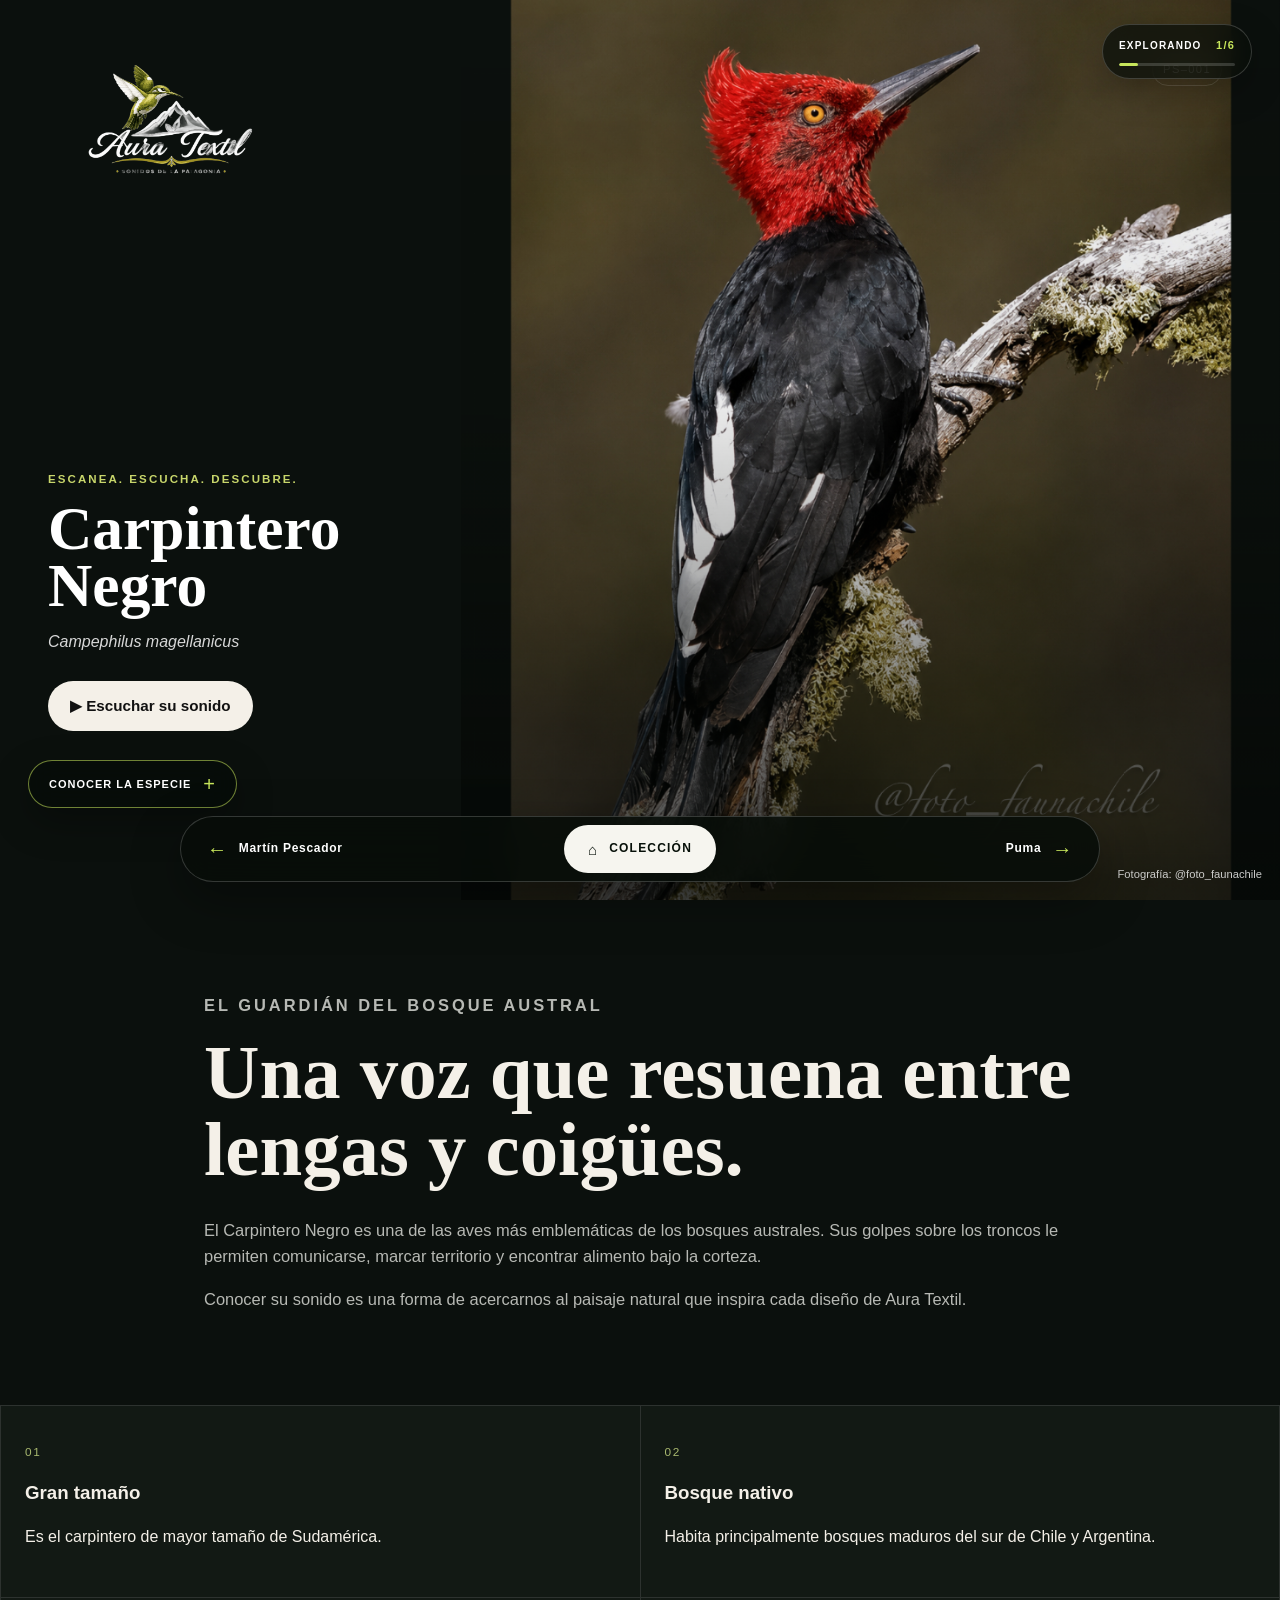
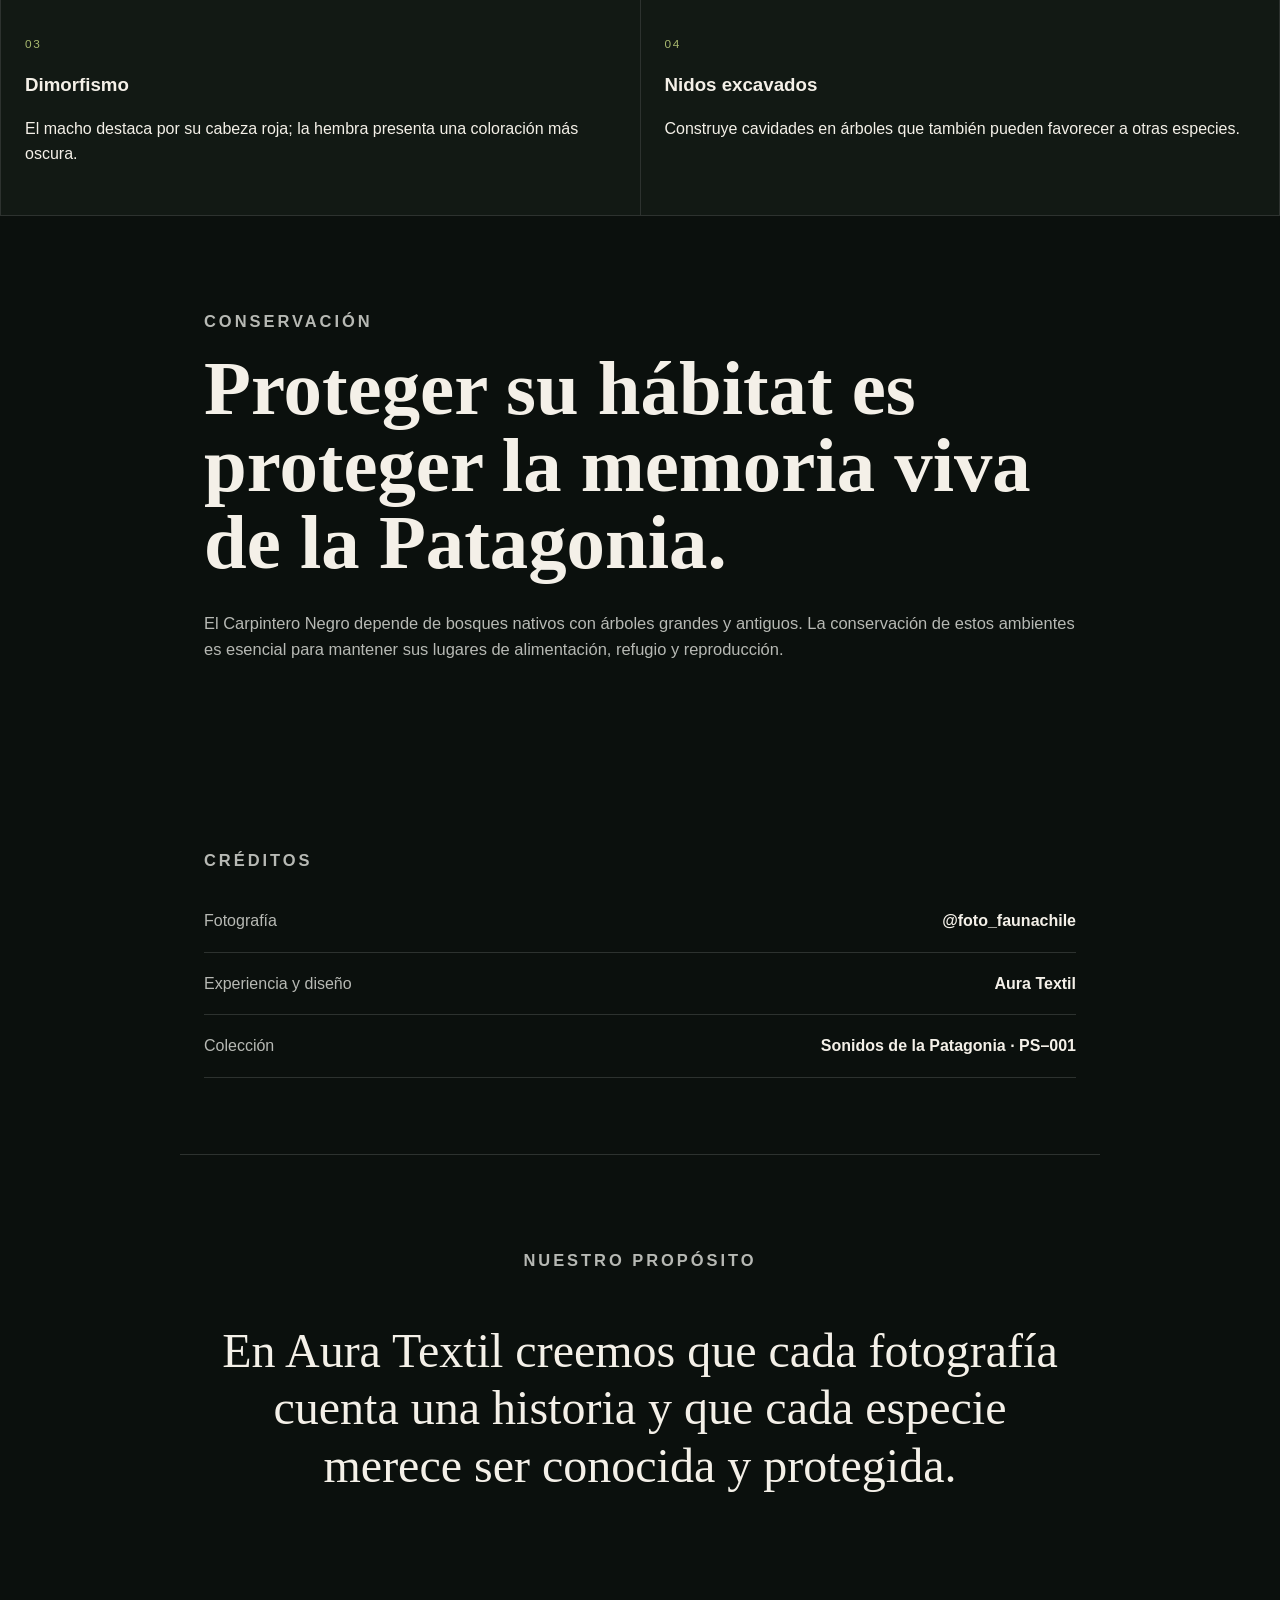
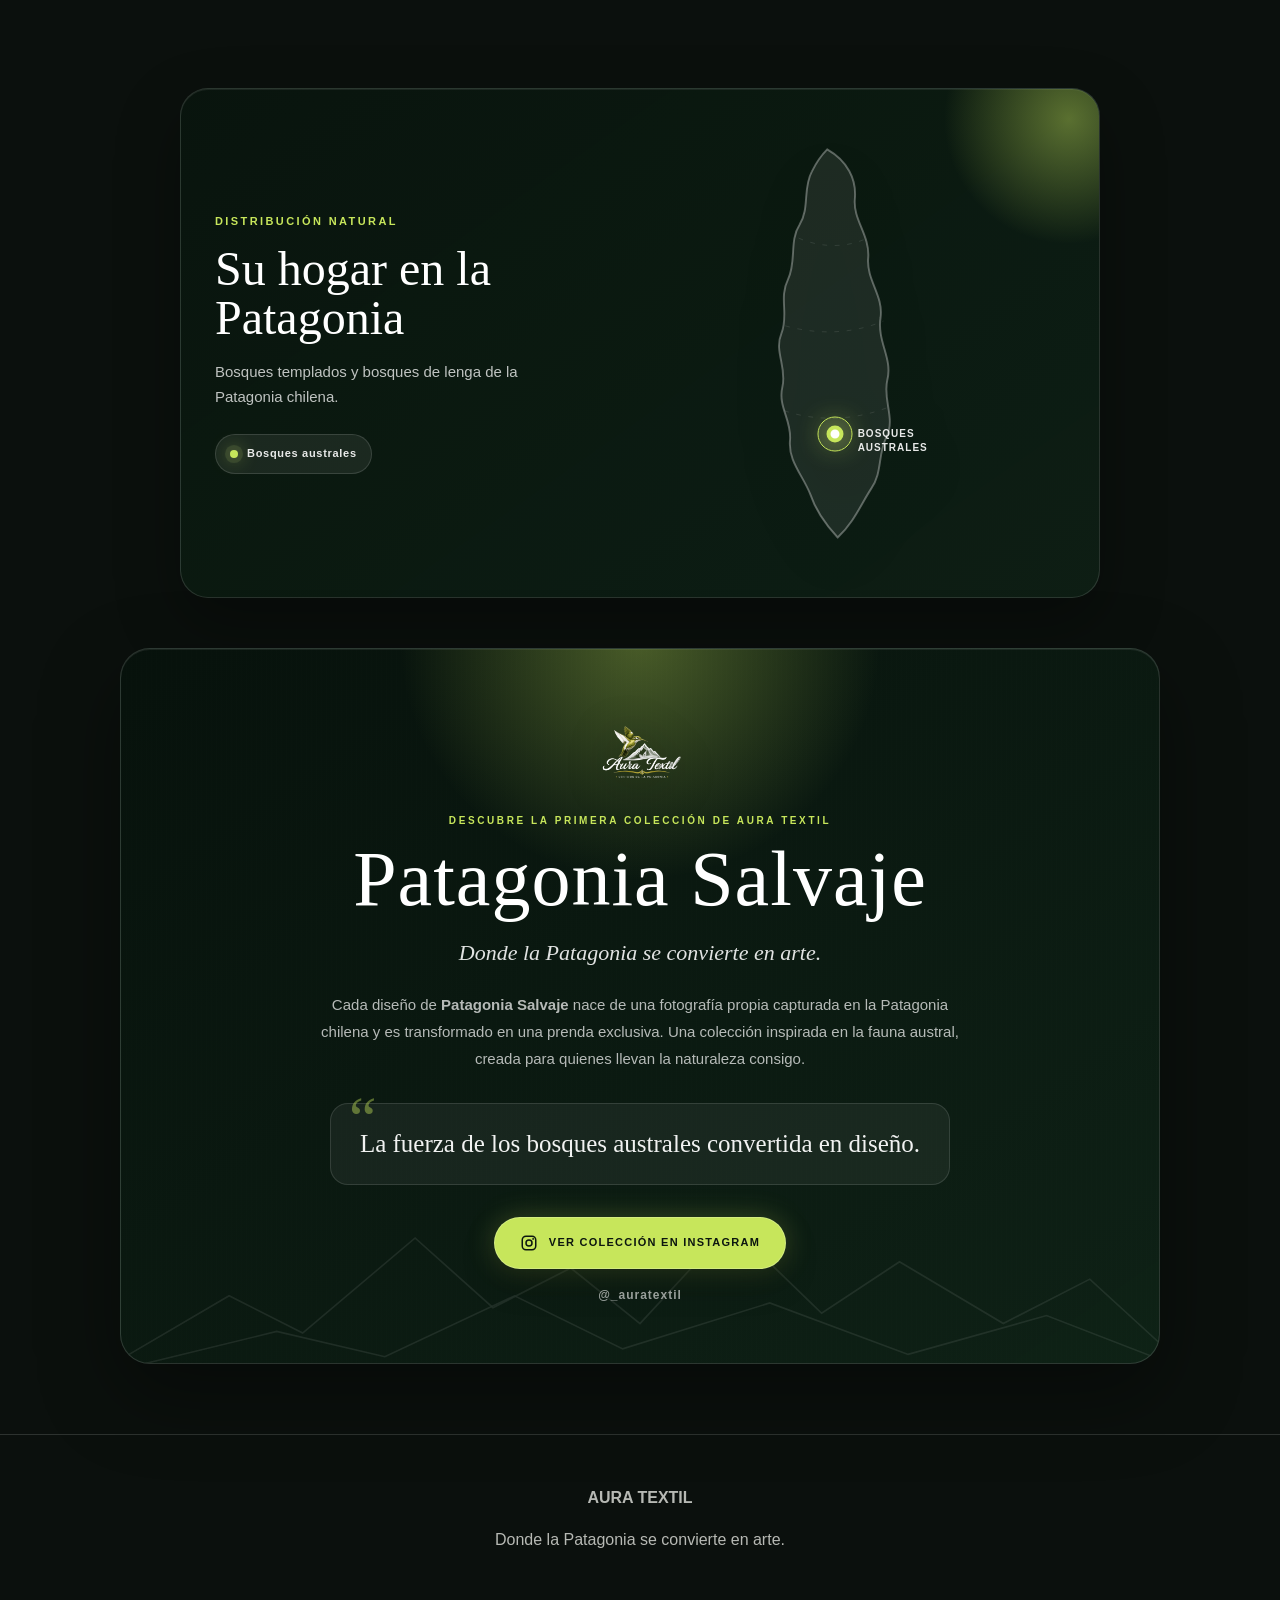
<file: carpintero-negro/index.html>
<!doctype html>
<html lang="es">
<head>
  <meta charset="utf-8">
  <meta name="viewport" content="width=device-width, initial-scale=1">
  <meta name="theme-color" content="#0b100d">
  <meta name="description" content="Patagonia Sonora de Aura Textil: conoce y escucha al Carpintero Negro.">
  <title>Carpintero Negro | Aura Textil</title>
  <link rel="stylesheet" href="../styles.css">
</head>
<body>
  <header class="topbar">
      <img src="../logo.png" alt="Aura Textil" class="logo">
      <div class="edition">PS–001</div>
  </header>

  <main>
    <section class="hero">
      <div class="hero-content">
        <p class="eyebrow">ESCANEA. ESCUCHA. DESCUBRE.</p>
        <h1>Carpintero<br>Negro</h1>
        <p class="scientific"><em>Campephilus magellanicus</em></p>

        <button id="playBtn" type="button" aria-label="Reproducir sonido del Carpintero Negro">
          ▶ Escuchar su sonido
        </button>

        <audio id="audio" preload="metadata">
          <source src="../carpintero-negro.mp3" type="audio/mpeg">
          Tu navegador no permite reproducir audio.
        </audio>
      </div>

      <div class="photo-credit">Fotografía: @foto_faunachile</div>
    </section>

    <section class="section">
      <p class="kicker">EL GUARDIÁN DEL BOSQUE AUSTRAL</p>
      <h2>Una voz que resuena entre lengas y coigües.</h2>
      <p>
        El Carpintero Negro es una de las aves más emblemáticas de los bosques australes.
        Sus golpes sobre los troncos le permiten comunicarse, marcar territorio y encontrar
        alimento bajo la corteza.
      </p>
      <p>
        Conocer su sonido es una forma de acercarnos al paisaje natural que inspira cada
        diseño de Aura Textil.
      </p>
    </section>

    <section class="facts">
      <article>
        <span>01</span>
        <h3>Gran tamaño</h3>
        <p>Es el carpintero de mayor tamaño de Sudamérica.</p>
      </article>
      <article>
        <span>02</span>
        <h3>Bosque nativo</h3>
        <p>Habita principalmente bosques maduros del sur de Chile y Argentina.</p>
      </article>
      <article>
        <span>03</span>
        <h3>Dimorfismo</h3>
        <p>El macho destaca por su cabeza roja; la hembra presenta una coloración más oscura.</p>
      </article>
      <article>
        <span>04</span>
        <h3>Nidos excavados</h3>
        <p>Construye cavidades en árboles que también pueden favorecer a otras especies.</p>
      </article>
    </section>

    <section class="section">
      <p class="kicker">CONSERVACIÓN</p>
      <h2>Proteger su hábitat es proteger la memoria viva de la Patagonia.</h2>
      <p>
        El Carpintero Negro depende de bosques nativos con árboles grandes y antiguos.
        La conservación de estos ambientes es esencial para mantener sus lugares de
        alimentación, refugio y reproducción.
      </p>
    </section>

    <section class="section credits">
      <p class="kicker">CRÉDITOS</p>
      <div class="row"><span>Fotografía</span><strong>@foto_faunachile</strong></div>
      <div class="row"><span>Experiencia y diseño</span><strong>Aura Textil</strong></div>
      <div class="row"><span>Colección</span><strong>Sonidos de la Patagonia · PS–001</strong></div>
    </section>

    <section class="section purpose">
      <p class="kicker">NUESTRO PROPÓSITO</p>
      <p class="purpose-text">
        En Aura Textil creemos que cada fotografía cuenta una historia y que cada especie
        merece ser conocida y protegida.
      </p>
    </section>
  </main>

  <footer>
    <strong>AURA TEXTIL</strong>
    <p>Donde la Patagonia se convierte en arte.</p>
  </footer>

  <script src="../script.js"></script>
</body>
</html>
</file>
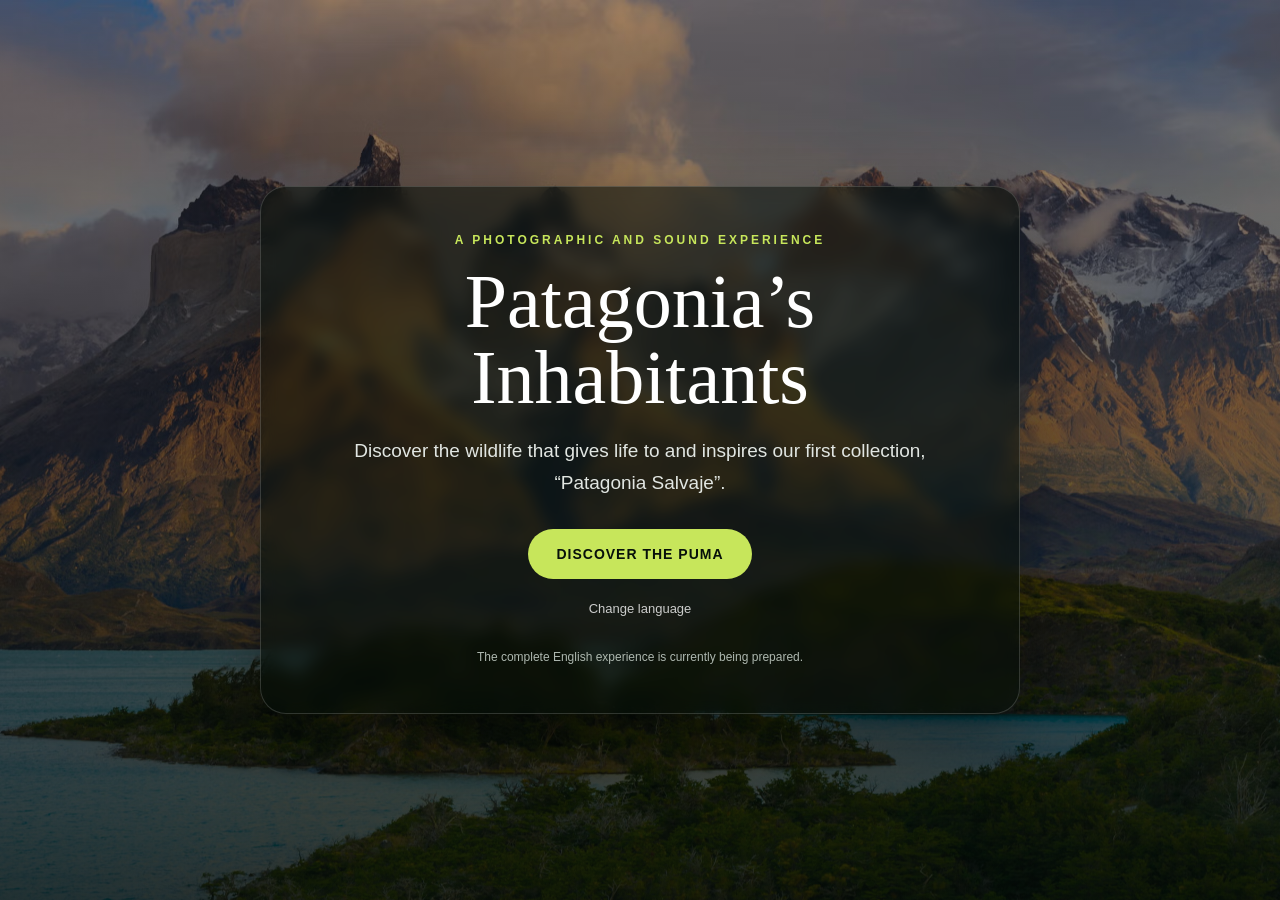
<file: en/index.html>
<!DOCTYPE html>
<html lang="en">
<head>
  <meta charset="UTF-8">
  <meta name="viewport" content="width=device-width, initial-scale=1.0">

  <title>Patagonia’s Inhabitants | Aura Textil</title>

  <meta
    name="description"
    content="Discover the wildlife that gives life to and inspires our first collection, Patagonia Salvaje."
  >

  <style>
    * {
      box-sizing: border-box;
      margin: 0;
      padding: 0;
    }

    html {
      scroll-behavior: smooth;
    }

    body {
      min-height: 100svh;
      font-family: Arial, sans-serif;
      color: #ffffff;
      background:
        linear-gradient(
          rgba(3, 10, 6, 0.35),
          rgba(3, 10, 6, 0.82)
        ),
        url("../patagonia-hero.jpg") center / cover no-repeat fixed;
    }

    .hero {
      min-height: 100svh;
      display: flex;
      align-items: center;
      justify-content: center;
      padding: 32px 24px;
      text-align: center;
    }

    .hero-content {
      width: min(100%, 760px);
      padding: 46px 28px;
      background: rgba(4, 13, 8, 0.55);
      border: 1px solid rgba(255, 255, 255, 0.16);
      border-radius: 26px;
      backdrop-filter: blur(8px);
      box-shadow: 0 24px 70px rgba(0, 0, 0, 0.35);
    }

    .eyebrow {
      margin-bottom: 16px;
      color: #c7e65b;
      font-size: 12px;
      font-weight: 700;
      letter-spacing: 3px;
      text-transform: uppercase;
    }

    h1 {
      margin-bottom: 20px;
      font-family: Georgia, serif;
      font-size: clamp(42px, 9vw, 76px);
      font-weight: 400;
      line-height: 1;
    }

    .description {
      max-width: 620px;
      margin: 0 auto 30px;
      color: #e1e6e2;
      font-size: clamp(16px, 3vw, 19px);
      line-height: 1.7;
    }

    .button {
      display: inline-block;
      padding: 17px 28px;
      color: #07100a;
      background: #c7e65b;
      border-radius: 999px;
      font-size: 14px;
      font-weight: 800;
      letter-spacing: 1px;
      text-decoration: none;
      text-transform: uppercase;
      transition: transform 0.25s ease, background 0.25s ease;
    }

    .button:hover {
      background: #ffffff;
      transform: translateY(-2px);
    }

    .language-link {
      display: block;
      width: fit-content;
      margin: 22px auto 0;
      color: rgba(255, 255, 255, 0.78);
      font-size: 13px;
      text-decoration: none;
    }

    .language-link:hover {
      color: #ffffff;
    }

    .status {
      margin-top: 32px;
      color: #aeb8b0;
      font-size: 12px;
      line-height: 1.6;
    }
  </style>
</head>

<body>

  <main class="hero">
    <div class="hero-content">

      <p class="eyebrow">
        A photographic and sound experience
      </p>

      <h1>
        Patagonia’s Inhabitants
      </h1>

      <p class="description">
        Discover the wildlife that gives life to and inspires our first
        collection, “Patagonia Salvaje”.
      </p>

      <a href="../puma/" class="button">
        Discover the puma
      </a>

      <a href="../idioma.html" class="language-link">
        Change language
      </a>

      <p class="status">
        The complete English experience is currently being prepared.
      </p>

    </div>
  </main>

</body>
</html>
</file>
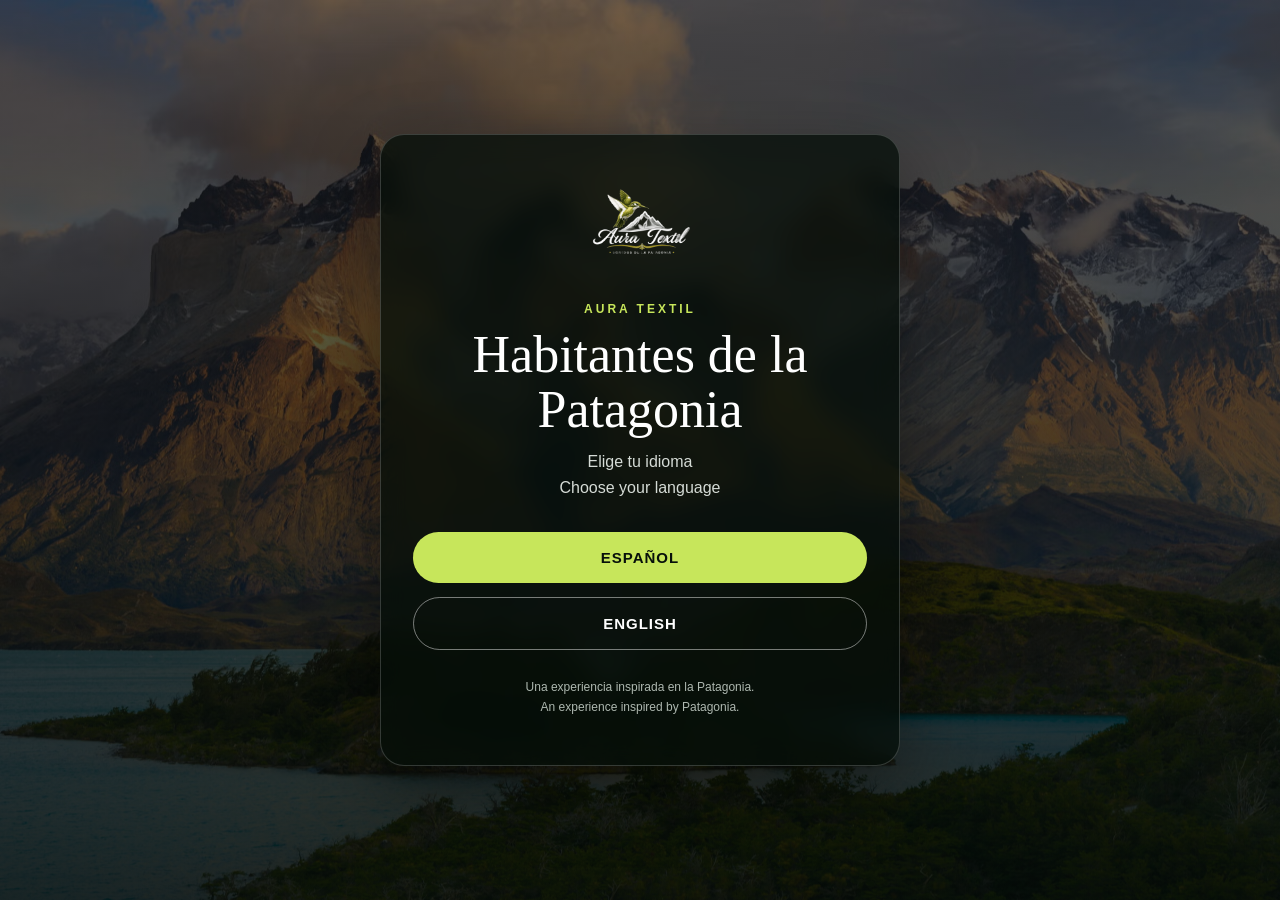
<file: idioma.html>
<!DOCTYPE html>
<html lang="es">
<head>
  <meta charset="UTF-8">
  <meta name="viewport" content="width=device-width, initial-scale=1.0">

  <title>Elige tu idioma | Aura Textil</title>

  <style>
    * {
      box-sizing: border-box;
      margin: 0;
      padding: 0;
    }

    body {
      min-height: 100svh;
      font-family: Arial, sans-serif;
      color: #ffffff;
      background:
        linear-gradient(
          rgba(4, 10, 7, 0.55),
          rgba(4, 10, 7, 0.88)
        ),
        url("patagonia-hero.jpg") center / cover no-repeat;
      display: flex;
      align-items: center;
      justify-content: center;
      padding: 24px;
    }

    .language-card {
      width: min(100%, 520px);
      padding: 48px 32px;
      text-align: center;
      background: rgba(5, 14, 9, 0.76);
      border: 1px solid rgba(255, 255, 255, 0.18);
      border-radius: 24px;
      backdrop-filter: blur(12px);
      box-shadow: 0 24px 70px rgba(0, 0, 0, 0.4);
    }

    .logo {
      width: 130px;
      max-height: 110px;
      object-fit: contain;
      margin-bottom: 28px;
    }

    .eyebrow {
      margin-bottom: 12px;
      color: #c7e65b;
      font-size: 12px;
      font-weight: 700;
      letter-spacing: 3px;
      text-transform: uppercase;
    }

    h1 {
      margin-bottom: 12px;
      font-family: Georgia, serif;
      font-size: clamp(34px, 7vw, 52px);
      font-weight: 400;
      line-height: 1.05;
    }

    .instruction {
      margin-bottom: 32px;
      color: #d5dbd6;
      font-size: 16px;
      line-height: 1.6;
    }

    .language-buttons {
      display: grid;
      gap: 14px;
    }

    .language-button {
      display: block;
      padding: 17px 20px;
      color: #07100a;
      background: #c7e65b;
      border-radius: 999px;
      font-size: 15px;
      font-weight: 800;
      letter-spacing: 1px;
      text-decoration: none;
      text-transform: uppercase;
      transition: transform 0.25s ease, background 0.25s ease;
    }

    .language-button:hover {
      background: #ffffff;
      transform: translateY(-2px);
    }

    .language-button.secondary {
      color: #ffffff;
      background: transparent;
      border: 1px solid rgba(255, 255, 255, 0.45);
    }

    .language-button.secondary:hover {
      color: #07100a;
      background: #ffffff;
    }

    .footer-text {
      margin-top: 28px;
      color: #aeb8b0;
      font-size: 12px;
      line-height: 1.6;
    }
  </style>
</head>

<body>

  <main class="language-card">

    <img
      src="logo.png"
      alt="Aura Textil"
      class="logo"
    >

    <p class="eyebrow">
      Aura Textil
    </p>

    <h1>
      Habitantes de la Patagonia
    </h1>

    <p class="instruction">
      Elige tu idioma<br>
      Choose your language
    </p>

    <div class="language-buttons">

      <a href="index.html" class="language-button">
        Español
      </a>

      <a href="en/index.html" class="language-button secondary">
        English
      </a>

    </div>

    <p class="footer-text">
      Una experiencia inspirada en la Patagonia.<br>
      An experience inspired by Patagonia.
    </p>

  </main>

</body>
</html>
</file>
<file: styles.css>
:root {
  --bg: #0b100d;
  --panel: #121914;
  --text: #f4f0e8;
  --muted: #b7b9b4;
  --accent: #a8b86f;
  --line: rgba(255,255,255,.14);
}
* { box-sizing: border-box; }
html { scroll-behavior: smooth; }
body {
  margin: 0;
  background: var(--bg);
  color: var(--text);
  font-family: Arial, Helvetica, sans-serif;
  line-height: 1.6;
}
.topbar {
  position: absolute;
  top: 18px;
  left: 22px;
  right: 22px;
  z-index: 20;
  display: flex;
  align-items: flex-start;
  justify-content: space-between;
  pointer-events: none;
}
.brand {
  font-weight: 700;
  letter-spacing: .16em;
  font-size: .82rem;
}
.subbrand {
  color: var(--muted);
  font-size: .58rem;
  letter-spacing: .18em;
  margin-top: 4px;
}
.edition {
  border: 1px solid var(--line);
  border-radius: 999px;
  padding: 6px 10px;
  font-size: .7rem;
  letter-spacing: .12em;
}
.hero {
  min-height: 100vh;
  position: relative;
  display: flex;
  align-items: flex-end;
  overflow: hidden;
}
.hero::before {
  content: "";
  position: absolute;
  inset: 0;
  background:
    linear-gradient(
      to top, 
      rgba(4,7,5,.98) 2%
      rgba(4,7,5,.35) 55%
      rgba(4,7,5,.08)
    ),
    url("carpintero-negro.jpg") center 58% / cover no-repeat;
}
  @media (min-width: 900px) {
  .hero::before {
    left: 36%;
    width: 64%;
    background:
      linear-gradient(
        to top, 
        rgba(4,7,5,.72) 2%, 
        rgba(4,7,5,.08) 55%, 
        rgba(4,7,5,.02)
      ),
      url("carpintero-negro.jpg") center center / contain no-repeat;
    background-color: #0b100d;
   }
}
  .hero-content {
    width: 36%;
    padding-left: 48px;
    padding-bottom: 74px;
  }
  h1 {
    font-size: clamp(3.6rem, 6.5vw, 6.4rem);
  }
}
.hero-content {
  position: relative;
  z-index: 2;
  padding: 0 24px 58px;
  max-width: 760px;
}
.eyebrow, .kicker {
  color: #c8d66b;
  font-size: .72rem;
  font-weight: 700;
  letter-spacing: .18em;
}
h1, h2 {
  font-family: Georgia, "Times New Roman", serif;
  line-height: 1;
  margin: 0;
}
h1 {
  font-size: clamp(3.6rem, 5.8vw, 6rem);
  color: #ffffff; 
}
h2 {
  font-size: clamp(2.4rem, 9vw, 4.8rem);
  margin: 12px 0 28px;
}
.scientific {
  color: #d7d7d7;
  margin: 16px 0 26px;
}
button {
  border: 0;
  border-radius: 999px;
  background: var(--text);
  color: #111;
  padding: 16px 22px;
  font-weight: 700;
  font-size: .95rem;
  cursor: pointer;
}
button.playing { animation: pulse 1.8s infinite; }
@keyframes pulse {
  50% { box-shadow: 0 0 0 14px rgba(244,240,232,0); }
}
.photo-credit {
  position: absolute;
  z-index: 3;
  right: 18px;
  bottom: 16px;
  font-size: .7rem;
  color: rgba(255,255,255,.78);
}
.section {
  padding: 76px 24px;
  max-width: 920px;
  margin: auto;
}
.section p {
  color: var(--muted);
  font-size: 1.03rem;
}
.facts {
  display: grid;
  gap: 1px;
  background: var(--line);
  padding: 1px;
}
.facts article {
  background: var(--panel);
  padding: 32px 24px;
}
.facts span {
  color: var(--accent);
  font-size: .74rem;
  letter-spacing: .14em;
}
.facts h3 { margin: 14px 0 6px; }
.row {
  display: flex;
  justify-content: space-between;
  gap: 20px;
  padding: 18px 0;
  border-bottom: 1px solid var(--line);
}
.row span { color: var(--muted); }
.purpose {
  text-align: center;
  border-top: 1px solid var(--line);
}
.purpose-text {
  font-family: Georgia, "Times New Roman", serif;
  font-size: clamp(1.8rem, 6vw, 3rem) !important;
  line-height: 1.2;
  color: var(--text) !important;
}
footer {
  padding: 50px 24px;
  text-align: center;
  border-top: 1px solid var(--line);
  color: var(--muted);
}
@media (min-width: 900px) {
  .topbar{
    padding: 36px 36px; 
  }
  .hero-content{
    width:36%;
    max-width:36%;
    box-sizing:border-box;
    padding:60px 18px 74px 48px;
  } 
  .hero-content h1{
    font-size:clamp(3rem,5vw,5rem);
    line-height:.92;
    magin:0;
  }
}  
  .facts { grid-template-columns: repeat(2, 1fr); }
}
.logo {
    width: 110px !important;
    max-width: 110px !important;
    height: auto !important;
    display: block;
    object-fit: contain;
    flex-shrink: 0;
}
html,
body {
  overflow-x: hidden;
}

@media (min-width: 900px) {
  .hero-content {
    width: 36%;
    max-width: 36%;
    box-sizing: border-box;
    padding: 0 18px 74px 48px;
  }

  .hero-content h1 {
    font-size: clamp(3rem, 4.8vw, 5rem);
    line-height: .92;
    margin: 0;
  }
}
header.topbar > img.logo {
    width: 220px !important;
    min-width: 220px !important;
    max-width: 220px !important;

    height: auto !important;
    min-height: 0 !important;
    max-height: 220px !important;

    object-fit: contain !important;

    transform: none !important;
    scale: 1 !important;

    position: static !important;
    inset: auto !important;

    margin: 0 !important;
    padding: 0 !important;

    flex: 0 0 220px !important;
    z-index: 9999 !important;
}
@media (max-width: 899px) {
  header.topbar {
    position: absolute !important;
    top: 0 !important;
    left: 0 !important;
    width: 100% !important;

    padding: 22px 20px !important;
    box-sizing: border-box !important;

    display: flex !important;
    align-items: flex-start !important;
    justify-content: space-between !important;

    z-index: 20 !important;
}

header.topbar > img.logo {
    position: absolute !important;
    top: 18px !important;
    left: 18px !important;

    width: 110px !important;
    min-width: 110px !important;
    max-width: 110px !important;
    height: auto !important;

    margin: 0 !important;
    padding: 0 !important;
    transform: none !important;

    z-index: 30 !important;
}

header.topbar .edition {
    position: absolute !important;
    top: 22px !important;
    right: 20px !important;
    left: auto !important;

    margin: 0 !important;
    z-index: 30 !important;
}
  .hero::before {
        content: "";
        position: absolute;
        inset: 0;

        background:
            linear-gradient(
                to bottom,
                rgba(4, 7, 5, 0.02) 20%,
                rgba(4, 7, 5, 0.12) 65%,
                #0b100d 100%
            ),
            url("carpintero-negro.jpg") center top / contain no-repeat;

        background-color: #0b100d;
    }

    .hero-content {
        position: relative;
        z-index: 1;
    }
  #playBtn {
    width: auto !important;
    min-width: 0 !important;
    height: auto !important;

    padding: 14px 22px !important;
    border-radius: 999px !important;

    display: inline-flex !important;
    align-items: center !important;
    justify-content: center !important;
    gap: 8px !important;

    font-size: 16px !important;
    line-height: 1.2 !important;
    white-space: nowrap !important;
}
}
/* =====================================================
   FASE 4.1 — MOVIMIENTO CINEMATOGRÁFICO DEL HERO
===================================================== */

.hero::before {
  transform-origin: center center;
  animation: movimientoAuraHero 14s ease-in-out infinite alternate !important;
  will-change: transform;
  backface-visibility: hidden;
}

@keyframes movimientoAuraHero {
  0% {
    transform: scale(1.01) translate3d(0, 0, 0);
  }

  50% {
    transform: scale(1.08) translate3d(-0.7%, -0.4%, 0);
  }

  100% {
    transform: scale(1.15) translate3d(0.8%, -0.9%, 0);
  }
}
/* ESPACIO FINAL PARA QUE EL MENÚ NO TAPE EL FOOTER */

body {
  padding-bottom: calc(120px + env(safe-area-inset-bottom)) !important;
}
</file>
